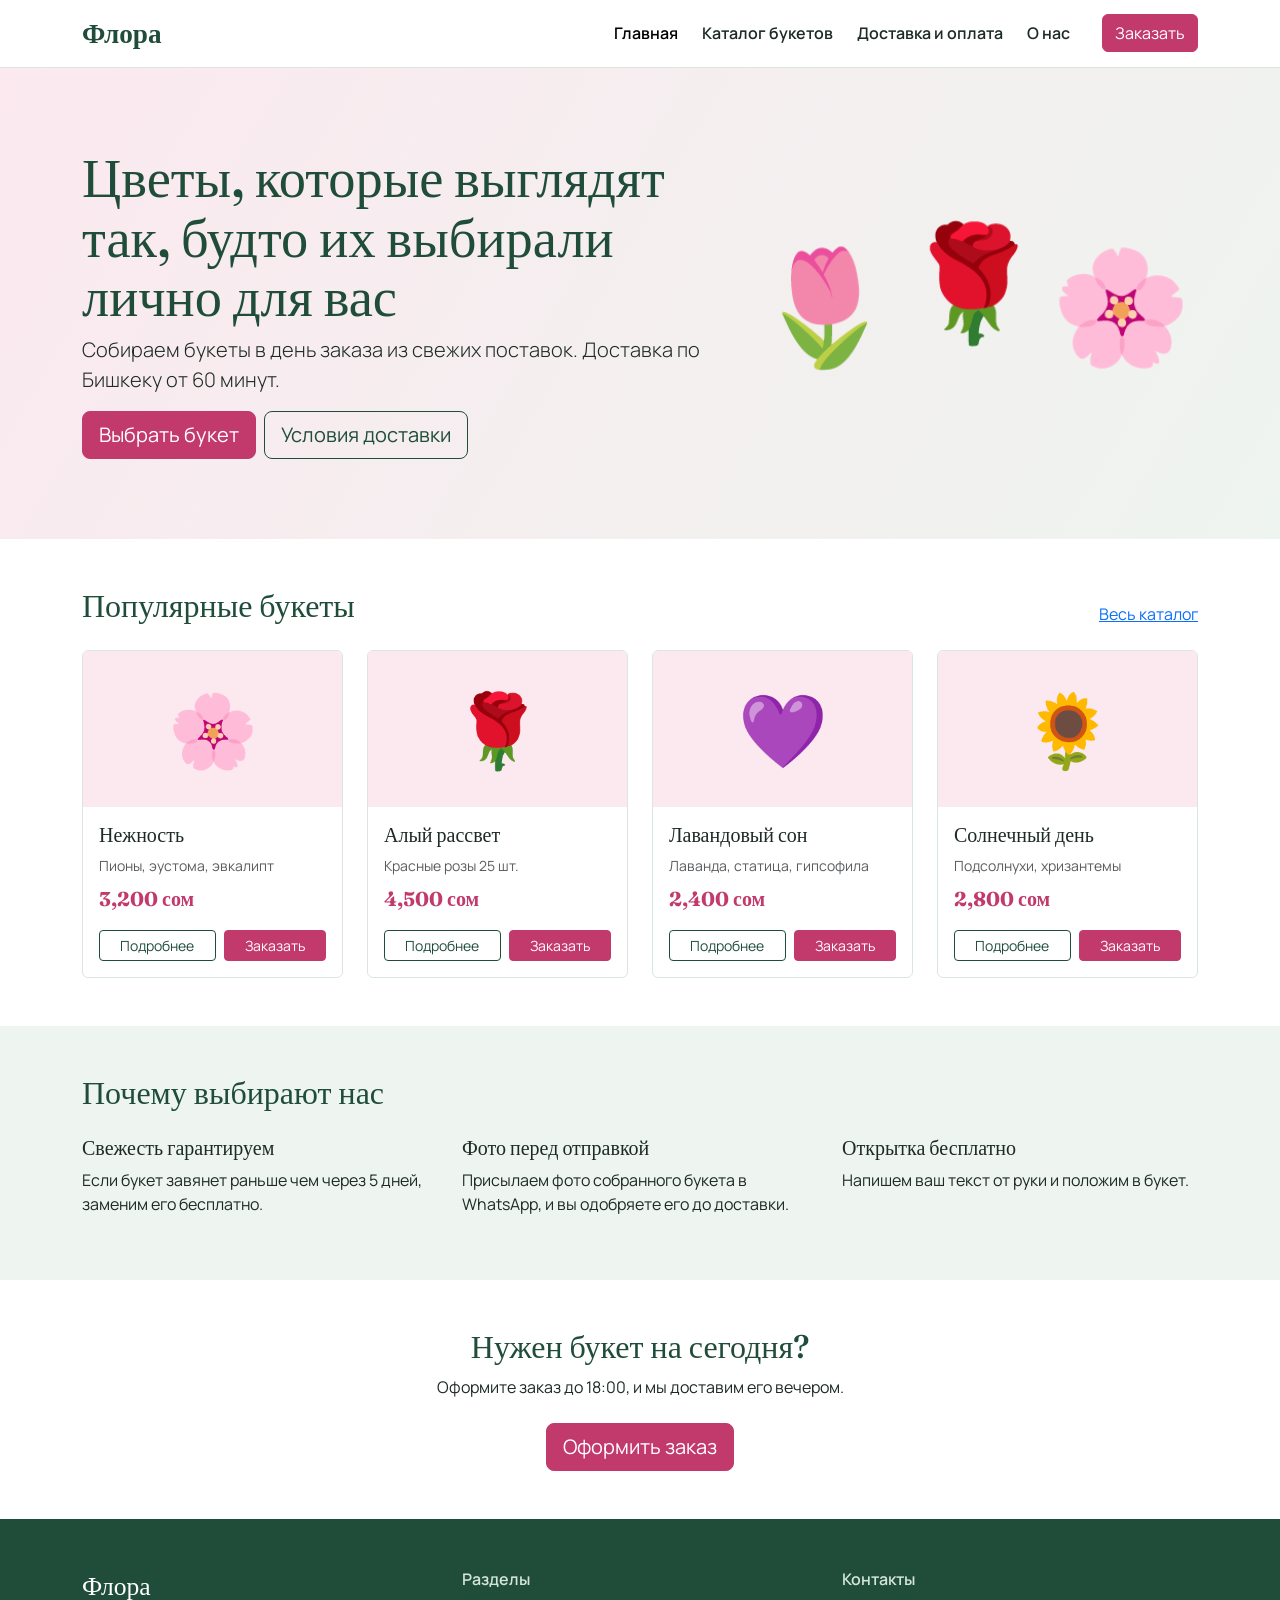
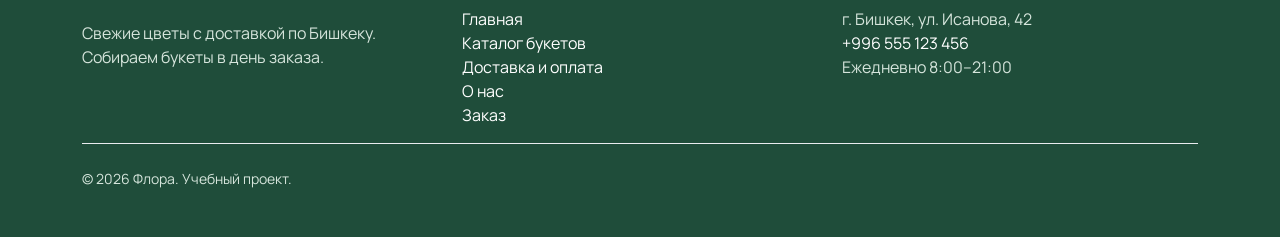
<file: flower-shop (1)/flowers/index.html>
<!DOCTYPE html>
<html lang="ru">
<head>
<meta charset="UTF-8">
<meta name="viewport" content="width=device-width, initial-scale=1">
<title>Главная — Флора, цветочный магазин</title>
<link href="https://cdn.jsdelivr.net/npm/bootstrap@5.3.3/dist/css/bootstrap.min.css" rel="stylesheet">
<link href="https://fonts.googleapis.com/css2?family=Fraunces:opsz,wght@9..144,500;9..144,700&family=Manrope:wght@400;600&display=swap" rel="stylesheet">
<link href="css/style.css" rel="stylesheet">
</head>
<body>
<header class="sticky-top">
<nav class="navbar navbar-expand-lg site-nav">
<div class="container">
<a class="navbar-brand" href="index.html">Флора</a>
<button class="navbar-toggler" type="button" data-bs-toggle="collapse" data-bs-target="#menu" aria-controls="menu" aria-expanded="false" aria-label="Открыть меню"><span class="navbar-toggler-icon"></span></button>
<div class="collapse navbar-collapse" id="menu">
<ul class="navbar-nav ms-auto align-items-lg-center gap-lg-2"><li class="nav-item"><a class="nav-link active" href="index.html" aria-current="page">Главная</a></li><li class="nav-item"><a class="nav-link" href="catalog.html">Каталог букетов</a></li><li class="nav-item"><a class="nav-link" href="delivery.html">Доставка и оплата</a></li><li class="nav-item"><a class="nav-link" href="about.html">О нас</a></li>
<li class="nav-item ms-lg-3"><a class="btn btn-flora" href="order.html">Заказать</a></li></ul>
</div></div></nav>
</header>
<main>
<section class="hero"><div class="container"><div class="row align-items-center g-4">
<div class="col-lg-7"><h1>Цветы, которые выглядят так, будто их выбирали лично для вас</h1>
<p class="lead">Собираем букеты в день заказа из свежих поставок. Доставка по Бишкеку от 60 минут.</p>
<div class="d-flex flex-wrap gap-2"><a class="btn btn-flora btn-lg" href="catalog.html">Выбрать букет</a><a class="btn btn-outline-flora btn-lg" href="delivery.html">Условия доставки</a></div></div>
<div class="col-lg-5"><div class="hero-art" aria-hidden="true"><span>🌷</span><span>🌹</span><span>🌸</span></div></div></div></div></section>
<section class="py-5"><div class="container"><div class="d-flex justify-content-between align-items-end mb-4"><h2 class="mb-0">Популярные букеты</h2><a href="catalog.html">Весь каталог</a></div>
<div class="row g-4"><div class="col-sm-6 col-lg-3 bq" data-cat="Авторские"><article class="card h-100 bouquet">
<div class="bq-art" aria-hidden="true">🌸</div>
<div class="card-body d-flex flex-column"><h3 class="h5">Нежность</h3><p class="small text-muted mb-2">Пионы, эустома, эвкалипт</p>
<p class="price mt-auto mb-3">3,200 сом</p>
<div class="d-flex gap-2"><button class="btn btn-outline-flora btn-sm flex-fill" data-bs-toggle="modal" data-bs-target="#bqModal" data-name="Нежность" data-emoji="🌸" data-desc="Нежные пионовидные розы и эустома в мягкой зелени. Подходит для дня рождения и свидания." data-price="3200">Подробнее</button>
<a class="btn btn-flora btn-sm flex-fill" href="order.html?bouquet=Нежность">Заказать</a></div></div></article></div><div class="col-sm-6 col-lg-3 bq" data-cat="Розы"><article class="card h-100 bouquet">
<div class="bq-art" aria-hidden="true">🌹</div>
<div class="card-body d-flex flex-column"><h3 class="h5">Алый рассвет</h3><p class="small text-muted mb-2">Красные розы 25 шт.</p>
<p class="price mt-auto mb-3">4,500 сом</p>
<div class="d-flex gap-2"><button class="btn btn-outline-flora btn-sm flex-fill" data-bs-toggle="modal" data-bs-target="#bqModal" data-name="Алый рассвет" data-emoji="🌹" data-desc="Классика: 25 красных роз сорта Фридом (60 см) в крафтовой упаковке." data-price="4500">Подробнее</button>
<a class="btn btn-flora btn-sm flex-fill" href="order.html?bouquet=Алый рассвет">Заказать</a></div></div></article></div><div class="col-sm-6 col-lg-3 bq" data-cat="Авторские"><article class="card h-100 bouquet">
<div class="bq-art" aria-hidden="true">💜</div>
<div class="card-body d-flex flex-column"><h3 class="h5">Лавандовый сон</h3><p class="small text-muted mb-2">Лаванда, статица, гипсофила</p>
<p class="price mt-auto mb-3">2,400 сом</p>
<div class="d-flex gap-2"><button class="btn btn-outline-flora btn-sm flex-fill" data-bs-toggle="modal" data-bs-target="#bqModal" data-name="Лавандовый сон" data-emoji="💜" data-desc="Ароматный букет в фиолетовой гамме. Долго стоит и сохраняется в сухом виде." data-price="2400">Подробнее</button>
<a class="btn btn-flora btn-sm flex-fill" href="order.html?bouquet=Лавандовый сон">Заказать</a></div></div></article></div><div class="col-sm-6 col-lg-3 bq" data-cat="Полевые"><article class="card h-100 bouquet">
<div class="bq-art" aria-hidden="true">🌻</div>
<div class="card-body d-flex flex-column"><h3 class="h5">Солнечный день</h3><p class="small text-muted mb-2">Подсолнухи, хризантемы</p>
<p class="price mt-auto mb-3">2,800 сом</p>
<div class="d-flex gap-2"><button class="btn btn-outline-flora btn-sm flex-fill" data-bs-toggle="modal" data-bs-target="#bqModal" data-name="Солнечный день" data-emoji="🌻" data-desc="Яркий летний букет, который поднимает настроение в любую погоду." data-price="2800">Подробнее</button>
<a class="btn btn-flora btn-sm flex-fill" href="order.html?bouquet=Солнечный день">Заказать</a></div></div></article></div></div></div></section>
<section class="py-5 band"><div class="container"><h2 class="mb-4">Почему выбирают нас</h2><div class="row g-4">
<div class="col-md-4"><h3 class="h5">Свежесть гарантируем</h3><p>Если букет завянет раньше чем через 5 дней, заменим его бесплатно.</p></div>
<div class="col-md-4"><h3 class="h5">Фото перед отправкой</h3><p>Присылаем фото собранного букета в WhatsApp, и вы одобряете его до доставки.</p></div>
<div class="col-md-4"><h3 class="h5">Открытка бесплатно</h3><p>Напишем ваш текст от руки и положим в букет.</p></div></div></div></section>
<section class="py-5 text-center"><div class="container"><h2>Нужен букет на сегодня?</h2><p class="mb-4">Оформите заказ до 18:00, и мы доставим его вечером.</p><a class="btn btn-flora btn-lg" href="order.html">Оформить заказ</a></div></section>
</main>
<footer class="site-footer">
<div class="container py-5"><div class="row g-4">
<div class="col-md-4"><p class="footer-brand">Флора</p><p>Свежие цветы с доставкой по Бишкеку. Собираем букеты в день заказа.</p></div>
<div class="col-6 col-md-4"><p class="fw-semibold">Разделы</p><ul class="list-unstyled"><li><a href="index.html">Главная</a></li><li><a href="catalog.html">Каталог букетов</a></li><li><a href="delivery.html">Доставка и оплата</a></li><li><a href="about.html">О нас</a></li><li><a href="order.html">Заказ</a></li></ul></div>
<div class="col-6 col-md-4"><p class="fw-semibold">Контакты</p><address class="mb-0">г. Бишкек, ул. Исанова, 42<br><a href="tel:+996555123456">+996 555 123 456</a><br>Ежедневно 8:00–21:00</address></div>
</div><p class="small mb-0 pt-4 border-top border-light-subtle">© 2026 Флора. Учебный проект.</p></div>
</footer>
<script src="https://cdn.jsdelivr.net/npm/bootstrap@5.3.3/dist/js/bootstrap.bundle.min.js"></script>

</body>
</html>
</file>
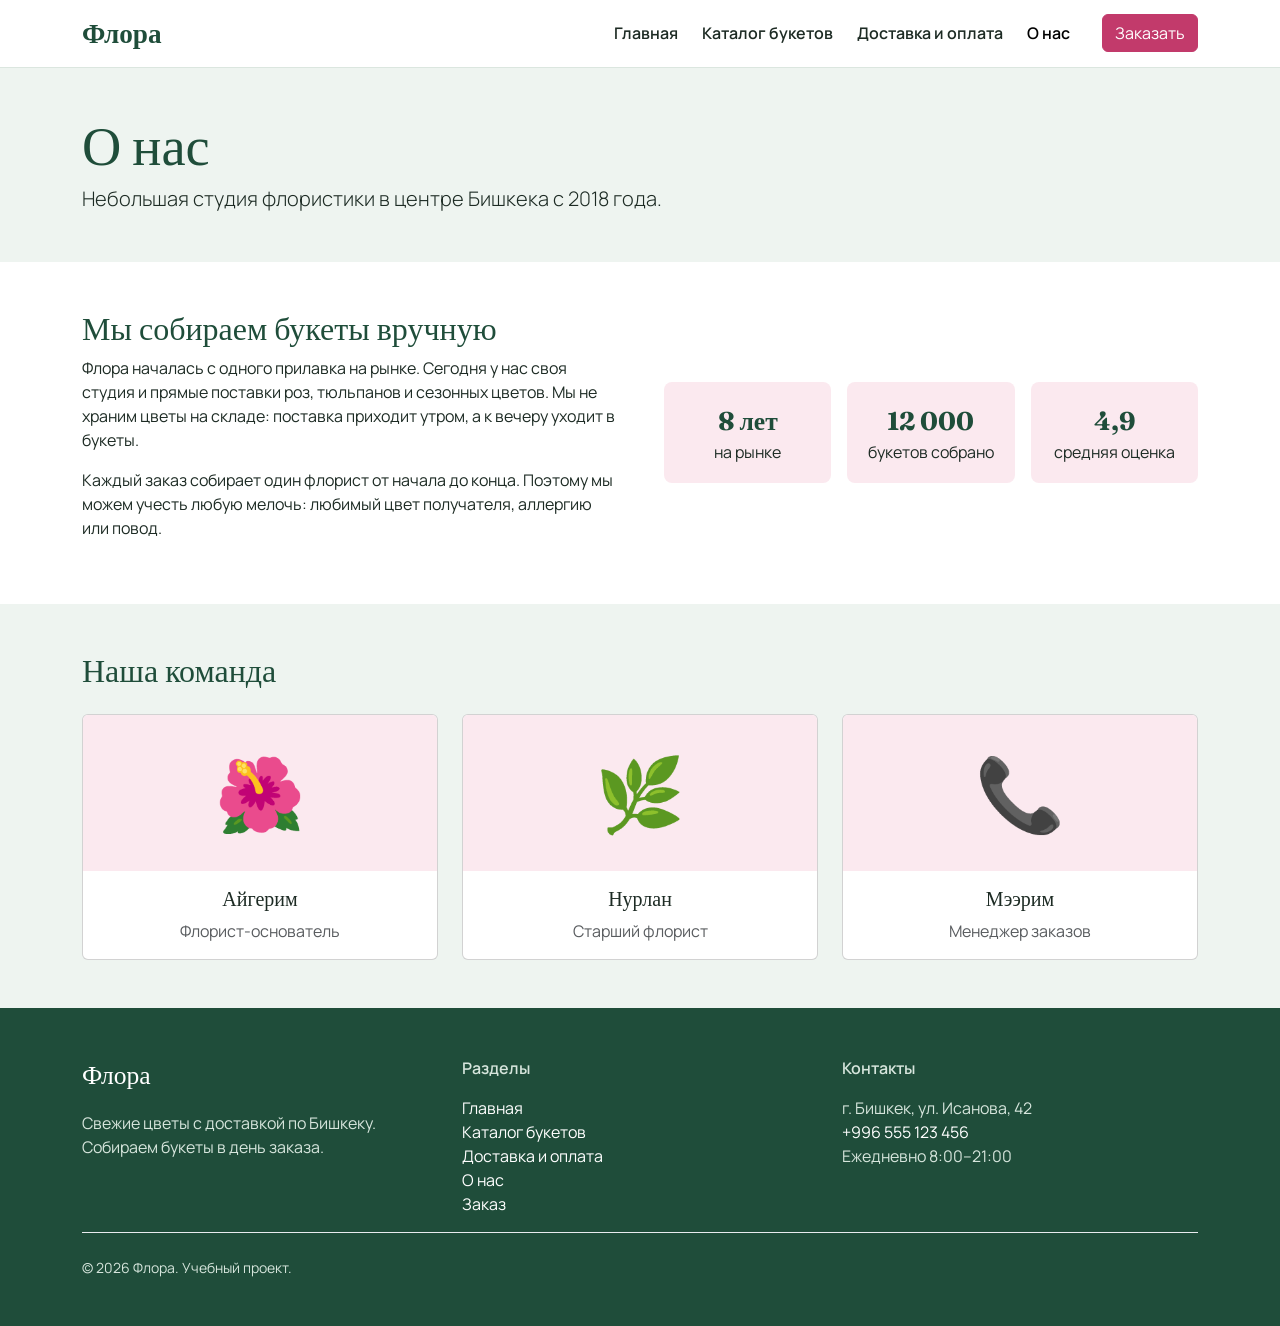
<file: flower-shop (1)/flowers/about.html>
<!DOCTYPE html>
<html lang="ru">
<head>
<meta charset="UTF-8">
<meta name="viewport" content="width=device-width, initial-scale=1">
<title>О нас — Флора, цветочный магазин</title>
<link href="https://cdn.jsdelivr.net/npm/bootstrap@5.3.3/dist/css/bootstrap.min.css" rel="stylesheet">
<link href="https://fonts.googleapis.com/css2?family=Fraunces:opsz,wght@9..144,500;9..144,700&family=Manrope:wght@400;600&display=swap" rel="stylesheet">
<link href="css/style.css" rel="stylesheet">
</head>
<body>
<header class="sticky-top">
<nav class="navbar navbar-expand-lg site-nav">
<div class="container">
<a class="navbar-brand" href="index.html">Флора</a>
<button class="navbar-toggler" type="button" data-bs-toggle="collapse" data-bs-target="#menu" aria-controls="menu" aria-expanded="false" aria-label="Открыть меню"><span class="navbar-toggler-icon"></span></button>
<div class="collapse navbar-collapse" id="menu">
<ul class="navbar-nav ms-auto align-items-lg-center gap-lg-2"><li class="nav-item"><a class="nav-link" href="index.html">Главная</a></li><li class="nav-item"><a class="nav-link" href="catalog.html">Каталог букетов</a></li><li class="nav-item"><a class="nav-link" href="delivery.html">Доставка и оплата</a></li><li class="nav-item"><a class="nav-link active" href="about.html" aria-current="page">О нас</a></li>
<li class="nav-item ms-lg-3"><a class="btn btn-flora" href="order.html">Заказать</a></li></ul>
</div></div></nav>
</header>
<main>
<section class="page-head"><div class="container"><h1>О нас</h1><p class="lead mb-0">Небольшая студия флористики в центре Бишкека с 2018 года.</p></div></section>
<section class="py-5"><div class="container"><div class="row g-5 align-items-center"><div class="col-lg-6"><h2>Мы собираем букеты вручную</h2>
<p>Флора началась с одного прилавка на рынке. Сегодня у нас своя студия и прямые поставки роз, тюльпанов и сезонных цветов. Мы не храним цветы на складе: поставка приходит утром, а к вечеру уходит в букеты.</p><p>Каждый заказ собирает один флорист от начала до конца. Поэтому мы можем учесть любую мелочь: любимый цвет получателя, аллергию или повод.</p></div>
<div class="col-lg-6"><div class="row g-3 text-center">
<div class="col-4"><div class="stat"><strong>8 лет</strong><span>на рынке</span></div></div>
<div class="col-4"><div class="stat"><strong>12 000</strong><span>букетов собрано</span></div></div>
<div class="col-4"><div class="stat"><strong>4,9</strong><span>средняя оценка</span></div></div></div></div></div></div></section>
<section class="py-5 band"><div class="container"><h2 class="mb-4">Наша команда</h2><div class="row g-4"><div class="col-md-4"><div class="card text-center h-100"><div class="bq-art" aria-hidden="true">🌺</div><div class="card-body"><h3 class="h5">Айгерим</h3><p class="mb-0 text-muted">Флорист-основатель</p></div></div></div><div class="col-md-4"><div class="card text-center h-100"><div class="bq-art" aria-hidden="true">🌿</div><div class="card-body"><h3 class="h5">Нурлан</h3><p class="mb-0 text-muted">Старший флорист</p></div></div></div><div class="col-md-4"><div class="card text-center h-100"><div class="bq-art" aria-hidden="true">📞</div><div class="card-body"><h3 class="h5">Мээрим</h3><p class="mb-0 text-muted">Менеджер заказов</p></div></div></div></div></div></section>
</main>
<footer class="site-footer">
<div class="container py-5"><div class="row g-4">
<div class="col-md-4"><p class="footer-brand">Флора</p><p>Свежие цветы с доставкой по Бишкеку. Собираем букеты в день заказа.</p></div>
<div class="col-6 col-md-4"><p class="fw-semibold">Разделы</p><ul class="list-unstyled"><li><a href="index.html">Главная</a></li><li><a href="catalog.html">Каталог букетов</a></li><li><a href="delivery.html">Доставка и оплата</a></li><li><a href="about.html">О нас</a></li><li><a href="order.html">Заказ</a></li></ul></div>
<div class="col-6 col-md-4"><p class="fw-semibold">Контакты</p><address class="mb-0">г. Бишкек, ул. Исанова, 42<br><a href="tel:+996555123456">+996 555 123 456</a><br>Ежедневно 8:00–21:00</address></div>
</div><p class="small mb-0 pt-4 border-top border-light-subtle">© 2026 Флора. Учебный проект.</p></div>
</footer>
<script src="https://cdn.jsdelivr.net/npm/bootstrap@5.3.3/dist/js/bootstrap.bundle.min.js"></script>

</body>
</html>
</file>
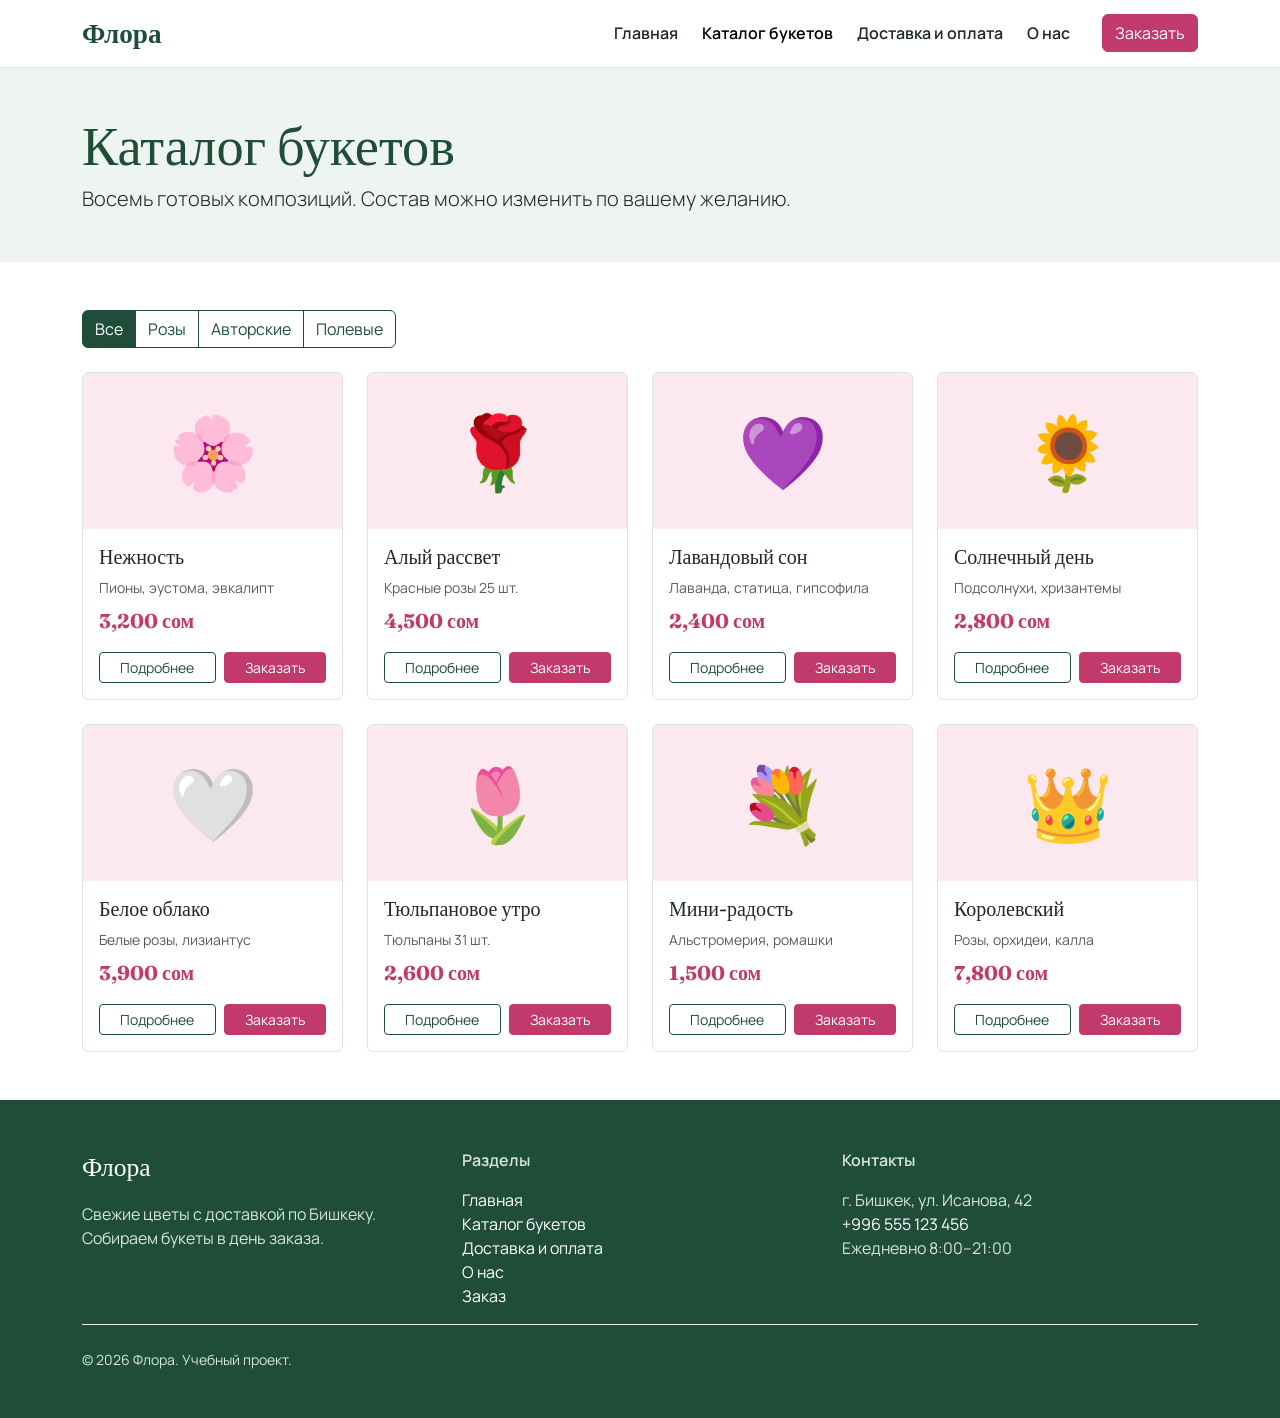
<file: flower-shop (1)/flowers/catalog.html>
<!DOCTYPE html>
<html lang="ru">
<head>
<meta charset="UTF-8">
<meta name="viewport" content="width=device-width, initial-scale=1">
<title>Каталог букетов — Флора, цветочный магазин</title>
<link href="https://cdn.jsdelivr.net/npm/bootstrap@5.3.3/dist/css/bootstrap.min.css" rel="stylesheet">
<link href="https://fonts.googleapis.com/css2?family=Fraunces:opsz,wght@9..144,500;9..144,700&family=Manrope:wght@400;600&display=swap" rel="stylesheet">
<link href="css/style.css" rel="stylesheet">
</head>
<body>
<header class="sticky-top">
<nav class="navbar navbar-expand-lg site-nav">
<div class="container">
<a class="navbar-brand" href="index.html">Флора</a>
<button class="navbar-toggler" type="button" data-bs-toggle="collapse" data-bs-target="#menu" aria-controls="menu" aria-expanded="false" aria-label="Открыть меню"><span class="navbar-toggler-icon"></span></button>
<div class="collapse navbar-collapse" id="menu">
<ul class="navbar-nav ms-auto align-items-lg-center gap-lg-2"><li class="nav-item"><a class="nav-link" href="index.html">Главная</a></li><li class="nav-item"><a class="nav-link active" href="catalog.html" aria-current="page">Каталог букетов</a></li><li class="nav-item"><a class="nav-link" href="delivery.html">Доставка и оплата</a></li><li class="nav-item"><a class="nav-link" href="about.html">О нас</a></li>
<li class="nav-item ms-lg-3"><a class="btn btn-flora" href="order.html">Заказать</a></li></ul>
</div></div></nav>
</header>
<main>
<section class="page-head"><div class="container"><h1>Каталог букетов</h1><p class="lead mb-0">Восемь готовых композиций. Состав можно изменить по вашему желанию.</p></div></section>
<section class="py-5"><div class="container"><div class="btn-group flex-wrap mb-4" role="group" aria-label="Категории"><button type="button" class="btn btn-outline-flora active" data-filter="Все">Все</button><button type="button" class="btn btn-outline-flora" data-filter="Розы">Розы</button><button type="button" class="btn btn-outline-flora" data-filter="Авторские">Авторские</button><button type="button" class="btn btn-outline-flora" data-filter="Полевые">Полевые</button></div>
<div class="row g-4" id="grid"><div class="col-sm-6 col-lg-3 bq" data-cat="Авторские"><article class="card h-100 bouquet">
<div class="bq-art" aria-hidden="true">🌸</div>
<div class="card-body d-flex flex-column"><h3 class="h5">Нежность</h3><p class="small text-muted mb-2">Пионы, эустома, эвкалипт</p>
<p class="price mt-auto mb-3">3,200 сом</p>
<div class="d-flex gap-2"><button class="btn btn-outline-flora btn-sm flex-fill" data-bs-toggle="modal" data-bs-target="#bqModal" data-name="Нежность" data-emoji="🌸" data-desc="Нежные пионовидные розы и эустома в мягкой зелени. Подходит для дня рождения и свидания." data-price="3200">Подробнее</button>
<a class="btn btn-flora btn-sm flex-fill" href="order.html?bouquet=Нежность">Заказать</a></div></div></article></div><div class="col-sm-6 col-lg-3 bq" data-cat="Розы"><article class="card h-100 bouquet">
<div class="bq-art" aria-hidden="true">🌹</div>
<div class="card-body d-flex flex-column"><h3 class="h5">Алый рассвет</h3><p class="small text-muted mb-2">Красные розы 25 шт.</p>
<p class="price mt-auto mb-3">4,500 сом</p>
<div class="d-flex gap-2"><button class="btn btn-outline-flora btn-sm flex-fill" data-bs-toggle="modal" data-bs-target="#bqModal" data-name="Алый рассвет" data-emoji="🌹" data-desc="Классика: 25 красных роз сорта Фридом (60 см) в крафтовой упаковке." data-price="4500">Подробнее</button>
<a class="btn btn-flora btn-sm flex-fill" href="order.html?bouquet=Алый рассвет">Заказать</a></div></div></article></div><div class="col-sm-6 col-lg-3 bq" data-cat="Авторские"><article class="card h-100 bouquet">
<div class="bq-art" aria-hidden="true">💜</div>
<div class="card-body d-flex flex-column"><h3 class="h5">Лавандовый сон</h3><p class="small text-muted mb-2">Лаванда, статица, гипсофила</p>
<p class="price mt-auto mb-3">2,400 сом</p>
<div class="d-flex gap-2"><button class="btn btn-outline-flora btn-sm flex-fill" data-bs-toggle="modal" data-bs-target="#bqModal" data-name="Лавандовый сон" data-emoji="💜" data-desc="Ароматный букет в фиолетовой гамме. Долго стоит и сохраняется в сухом виде." data-price="2400">Подробнее</button>
<a class="btn btn-flora btn-sm flex-fill" href="order.html?bouquet=Лавандовый сон">Заказать</a></div></div></article></div><div class="col-sm-6 col-lg-3 bq" data-cat="Полевые"><article class="card h-100 bouquet">
<div class="bq-art" aria-hidden="true">🌻</div>
<div class="card-body d-flex flex-column"><h3 class="h5">Солнечный день</h3><p class="small text-muted mb-2">Подсолнухи, хризантемы</p>
<p class="price mt-auto mb-3">2,800 сом</p>
<div class="d-flex gap-2"><button class="btn btn-outline-flora btn-sm flex-fill" data-bs-toggle="modal" data-bs-target="#bqModal" data-name="Солнечный день" data-emoji="🌻" data-desc="Яркий летний букет, который поднимает настроение в любую погоду." data-price="2800">Подробнее</button>
<a class="btn btn-flora btn-sm flex-fill" href="order.html?bouquet=Солнечный день">Заказать</a></div></div></article></div><div class="col-sm-6 col-lg-3 bq" data-cat="Розы"><article class="card h-100 bouquet">
<div class="bq-art" aria-hidden="true">🤍</div>
<div class="card-body d-flex flex-column"><h3 class="h5">Белое облако</h3><p class="small text-muted mb-2">Белые розы, лизиантус</p>
<p class="price mt-auto mb-3">3,900 сом</p>
<div class="d-flex gap-2"><button class="btn btn-outline-flora btn-sm flex-fill" data-bs-toggle="modal" data-bs-target="#bqModal" data-name="Белое облако" data-emoji="🤍" data-desc="Сдержанный букет для свадьбы или благодарности. Высота 50 см." data-price="3900">Подробнее</button>
<a class="btn btn-flora btn-sm flex-fill" href="order.html?bouquet=Белое облако">Заказать</a></div></div></article></div><div class="col-sm-6 col-lg-3 bq" data-cat="Полевые"><article class="card h-100 bouquet">
<div class="bq-art" aria-hidden="true">🌷</div>
<div class="card-body d-flex flex-column"><h3 class="h5">Тюльпановое утро</h3><p class="small text-muted mb-2">Тюльпаны 31 шт.</p>
<p class="price mt-auto mb-3">2,600 сом</p>
<div class="d-flex gap-2"><button class="btn btn-outline-flora btn-sm flex-fill" data-bs-toggle="modal" data-bs-target="#bqModal" data-name="Тюльпановое утро" data-emoji="🌷" data-desc="31 тюльпан в нежных оттенках. Весенний сезон — с февраля по май." data-price="2600">Подробнее</button>
<a class="btn btn-flora btn-sm flex-fill" href="order.html?bouquet=Тюльпановое утро">Заказать</a></div></div></article></div><div class="col-sm-6 col-lg-3 bq" data-cat="Полевые"><article class="card h-100 bouquet">
<div class="bq-art" aria-hidden="true">💐</div>
<div class="card-body d-flex flex-column"><h3 class="h5">Мини-радость</h3><p class="small text-muted mb-2">Альстромерия, ромашки</p>
<p class="price mt-auto mb-3">1,500 сом</p>
<div class="d-flex gap-2"><button class="btn btn-outline-flora btn-sm flex-fill" data-bs-toggle="modal" data-bs-target="#bqModal" data-name="Мини-радость" data-emoji="💐" data-desc="Небольшой букет «просто так». Помещается в руке и на рабочем столе." data-price="1500">Подробнее</button>
<a class="btn btn-flora btn-sm flex-fill" href="order.html?bouquet=Мини-радость">Заказать</a></div></div></article></div><div class="col-sm-6 col-lg-3 bq" data-cat="Авторские"><article class="card h-100 bouquet">
<div class="bq-art" aria-hidden="true">👑</div>
<div class="card-body d-flex flex-column"><h3 class="h5">Королевский</h3><p class="small text-muted mb-2">Розы, орхидеи, калла</p>
<p class="price mt-auto mb-3">7,800 сом</p>
<div class="d-flex gap-2"><button class="btn btn-outline-flora btn-sm flex-fill" data-bs-toggle="modal" data-bs-target="#bqModal" data-name="Королевский" data-emoji="👑" data-desc="Премиальная композиция с орхидеями. Для юбилеев и важных событий." data-price="7800">Подробнее</button>
<a class="btn btn-flora btn-sm flex-fill" href="order.html?bouquet=Королевский">Заказать</a></div></div></article></div></div></div></section>
<div class="modal fade" id="bqModal" tabindex="-1" aria-labelledby="mName" aria-hidden="true"><div class="modal-dialog modal-dialog-centered"><div class="modal-content">
<div class="modal-header"><h2 class="modal-title h4" id="mName"></h2><button type="button" class="btn-close" data-bs-dismiss="modal" aria-label="Закрыть"></button></div>
<div class="modal-body"><div class="bq-art rounded mb-3" id="mEmoji" aria-hidden="true"></div><p id="mDesc"></p><p class="price mb-0" id="mPrice"></p></div>
<div class="modal-footer"><button class="btn btn-outline-flora" data-bs-dismiss="modal">Закрыть</button><a class="btn btn-flora" id="mOrder" href="order.html">Заказать этот букет</a></div></div></div></div>
</main>
<footer class="site-footer">
<div class="container py-5"><div class="row g-4">
<div class="col-md-4"><p class="footer-brand">Флора</p><p>Свежие цветы с доставкой по Бишкеку. Собираем букеты в день заказа.</p></div>
<div class="col-6 col-md-4"><p class="fw-semibold">Разделы</p><ul class="list-unstyled"><li><a href="index.html">Главная</a></li><li><a href="catalog.html">Каталог букетов</a></li><li><a href="delivery.html">Доставка и оплата</a></li><li><a href="about.html">О нас</a></li><li><a href="order.html">Заказ</a></li></ul></div>
<div class="col-6 col-md-4"><p class="fw-semibold">Контакты</p><address class="mb-0">г. Бишкек, ул. Исанова, 42<br><a href="tel:+996555123456">+996 555 123 456</a><br>Ежедневно 8:00–21:00</address></div>
</div><p class="small mb-0 pt-4 border-top border-light-subtle">© 2026 Флора. Учебный проект.</p></div>
</footer>
<script src="https://cdn.jsdelivr.net/npm/bootstrap@5.3.3/dist/js/bootstrap.bundle.min.js"></script>
<script src="js/main.js"></script>
</body>
</html>
</file>
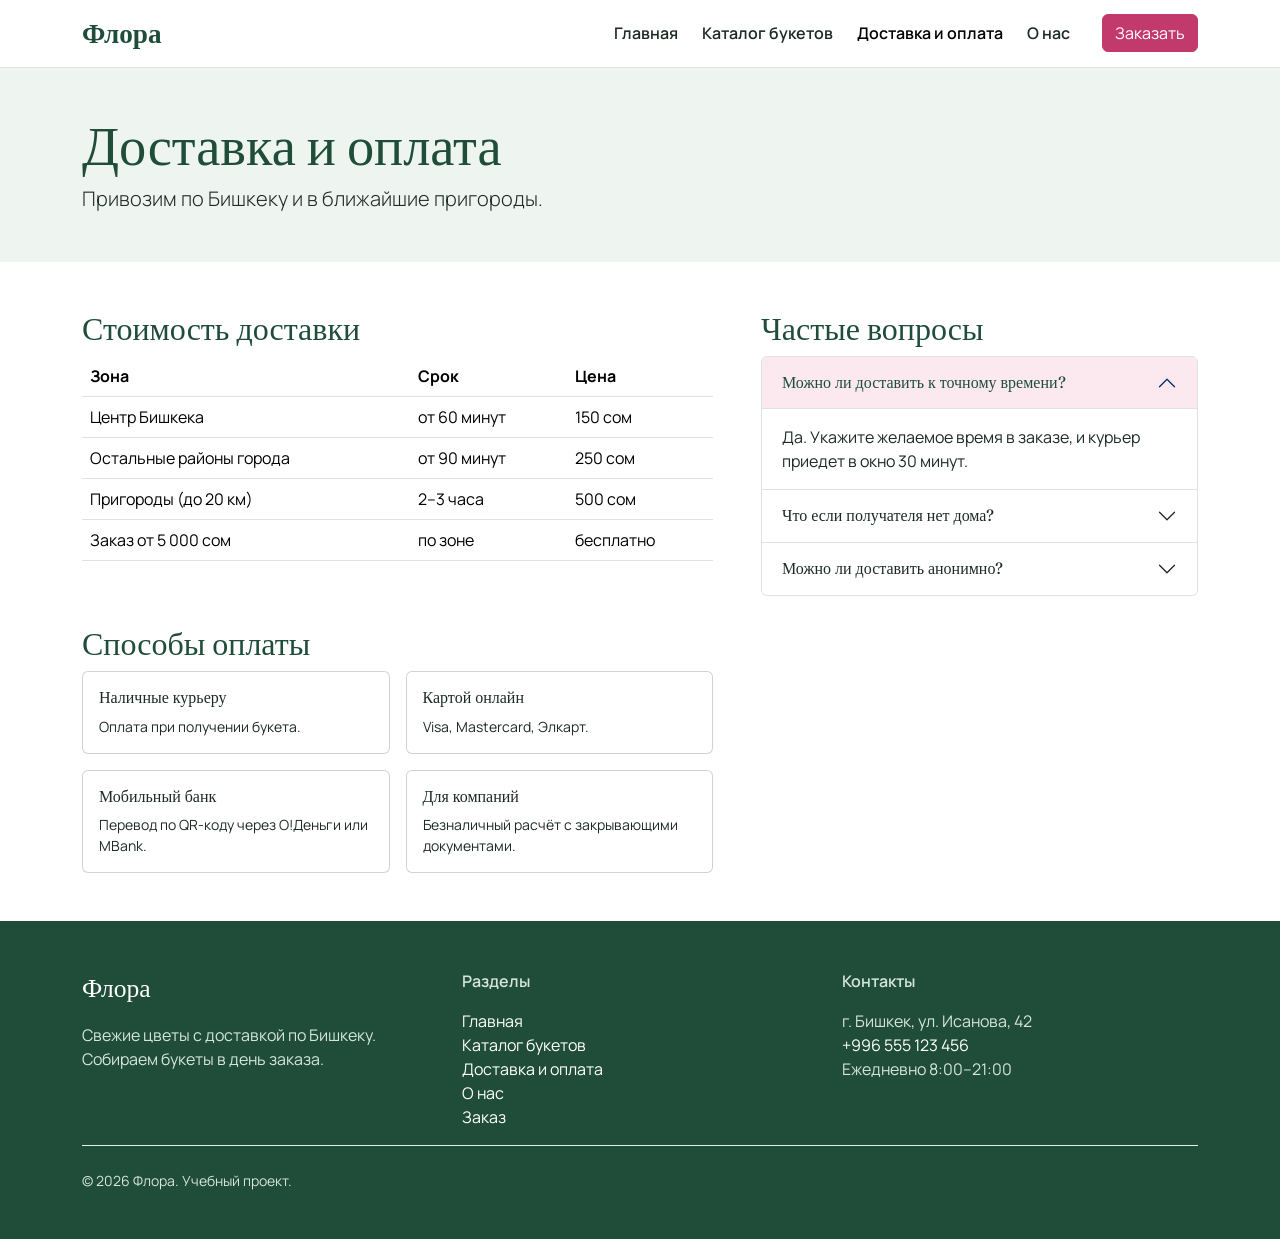
<file: flower-shop (1)/flowers/delivery.html>
<!DOCTYPE html>
<html lang="ru">
<head>
<meta charset="UTF-8">
<meta name="viewport" content="width=device-width, initial-scale=1">
<title>Доставка и оплата — Флора, цветочный магазин</title>
<link href="https://cdn.jsdelivr.net/npm/bootstrap@5.3.3/dist/css/bootstrap.min.css" rel="stylesheet">
<link href="https://fonts.googleapis.com/css2?family=Fraunces:opsz,wght@9..144,500;9..144,700&family=Manrope:wght@400;600&display=swap" rel="stylesheet">
<link href="css/style.css" rel="stylesheet">
</head>
<body>
<header class="sticky-top">
<nav class="navbar navbar-expand-lg site-nav">
<div class="container">
<a class="navbar-brand" href="index.html">Флора</a>
<button class="navbar-toggler" type="button" data-bs-toggle="collapse" data-bs-target="#menu" aria-controls="menu" aria-expanded="false" aria-label="Открыть меню"><span class="navbar-toggler-icon"></span></button>
<div class="collapse navbar-collapse" id="menu">
<ul class="navbar-nav ms-auto align-items-lg-center gap-lg-2"><li class="nav-item"><a class="nav-link" href="index.html">Главная</a></li><li class="nav-item"><a class="nav-link" href="catalog.html">Каталог букетов</a></li><li class="nav-item"><a class="nav-link active" href="delivery.html" aria-current="page">Доставка и оплата</a></li><li class="nav-item"><a class="nav-link" href="about.html">О нас</a></li>
<li class="nav-item ms-lg-3"><a class="btn btn-flora" href="order.html">Заказать</a></li></ul>
</div></div></nav>
</header>
<main>
<section class="page-head"><div class="container"><h1>Доставка и оплата</h1><p class="lead mb-0">Привозим по Бишкеку и в ближайшие пригороды.</p></div></section>
<section class="py-5"><div class="container"><div class="row g-5"><div class="col-lg-7"><h2>Стоимость доставки</h2>
<div class="table-responsive"><table class="table align-middle"><thead><tr><th scope="col">Зона</th><th scope="col">Срок</th><th scope="col">Цена</th></tr></thead><tbody>
<tr><td>Центр Бишкека</td><td>от 60 минут</td><td>150 сом</td></tr>
<tr><td>Остальные районы города</td><td>от 90 минут</td><td>250 сом</td></tr>
<tr><td>Пригороды (до 20 км)</td><td>2–3 часа</td><td>500 сом</td></tr>
<tr><td>Заказ от 5 000 сом</td><td>по зоне</td><td>бесплатно</td></tr></tbody></table></div>
<h2 class="mt-5">Способы оплаты</h2><div class="row g-3">
<div class="col-sm-6"><div class="card h-100"><div class="card-body"><h3 class="h6">Наличные курьеру</h3><p class="small mb-0">Оплата при получении букета.</p></div></div></div>
<div class="col-sm-6"><div class="card h-100"><div class="card-body"><h3 class="h6">Картой онлайн</h3><p class="small mb-0">Visa, Mastercard, Элкарт.</p></div></div></div>
<div class="col-sm-6"><div class="card h-100"><div class="card-body"><h3 class="h6">Мобильный банк</h3><p class="small mb-0">Перевод по QR-коду через O!Деньги или MBank.</p></div></div></div>
<div class="col-sm-6"><div class="card h-100"><div class="card-body"><h3 class="h6">Для компаний</h3><p class="small mb-0">Безналичный расчёт с закрывающими документами.</p></div></div></div></div></div>
<div class="col-lg-5"><h2>Частые вопросы</h2><div class="accordion" id="faq">
<div class="accordion-item"><h3 class="accordion-header"><button class="accordion-button" type="button" data-bs-toggle="collapse" data-bs-target="#q1" aria-expanded="true" aria-controls="q1">Можно ли доставить к точному времени?</button></h3><div id="q1" class="accordion-collapse collapse show" data-bs-parent="#faq"><div class="accordion-body">Да. Укажите желаемое время в заказе, и курьер приедет в окно 30 минут.</div></div></div>
<div class="accordion-item"><h3 class="accordion-header"><button class="accordion-button collapsed" type="button" data-bs-toggle="collapse" data-bs-target="#q2" aria-expanded="false" aria-controls="q2">Что если получателя нет дома?</button></h3><div id="q2" class="accordion-collapse collapse" data-bs-parent="#faq"><div class="accordion-body">Курьер позвонит вам и получателю. Букет можно оставить соседям или перенести на другое время.</div></div></div>
<div class="accordion-item"><h3 class="accordion-header"><button class="accordion-button collapsed" type="button" data-bs-toggle="collapse" data-bs-target="#q3" aria-expanded="false" aria-controls="q3">Можно ли доставить анонимно?</button></h3><div id="q3" class="accordion-collapse collapse" data-bs-parent="#faq"><div class="accordion-body">Да. Отметьте это в заказе, и мы не назовём получателю ваше имя.</div></div></div>
</div></div></div></div></section>
</main>
<footer class="site-footer">
<div class="container py-5"><div class="row g-4">
<div class="col-md-4"><p class="footer-brand">Флора</p><p>Свежие цветы с доставкой по Бишкеку. Собираем букеты в день заказа.</p></div>
<div class="col-6 col-md-4"><p class="fw-semibold">Разделы</p><ul class="list-unstyled"><li><a href="index.html">Главная</a></li><li><a href="catalog.html">Каталог букетов</a></li><li><a href="delivery.html">Доставка и оплата</a></li><li><a href="about.html">О нас</a></li><li><a href="order.html">Заказ</a></li></ul></div>
<div class="col-6 col-md-4"><p class="fw-semibold">Контакты</p><address class="mb-0">г. Бишкек, ул. Исанова, 42<br><a href="tel:+996555123456">+996 555 123 456</a><br>Ежедневно 8:00–21:00</address></div>
</div><p class="small mb-0 pt-4 border-top border-light-subtle">© 2026 Флора. Учебный проект.</p></div>
</footer>
<script src="https://cdn.jsdelivr.net/npm/bootstrap@5.3.3/dist/js/bootstrap.bundle.min.js"></script>

</body>
</html>
</file>
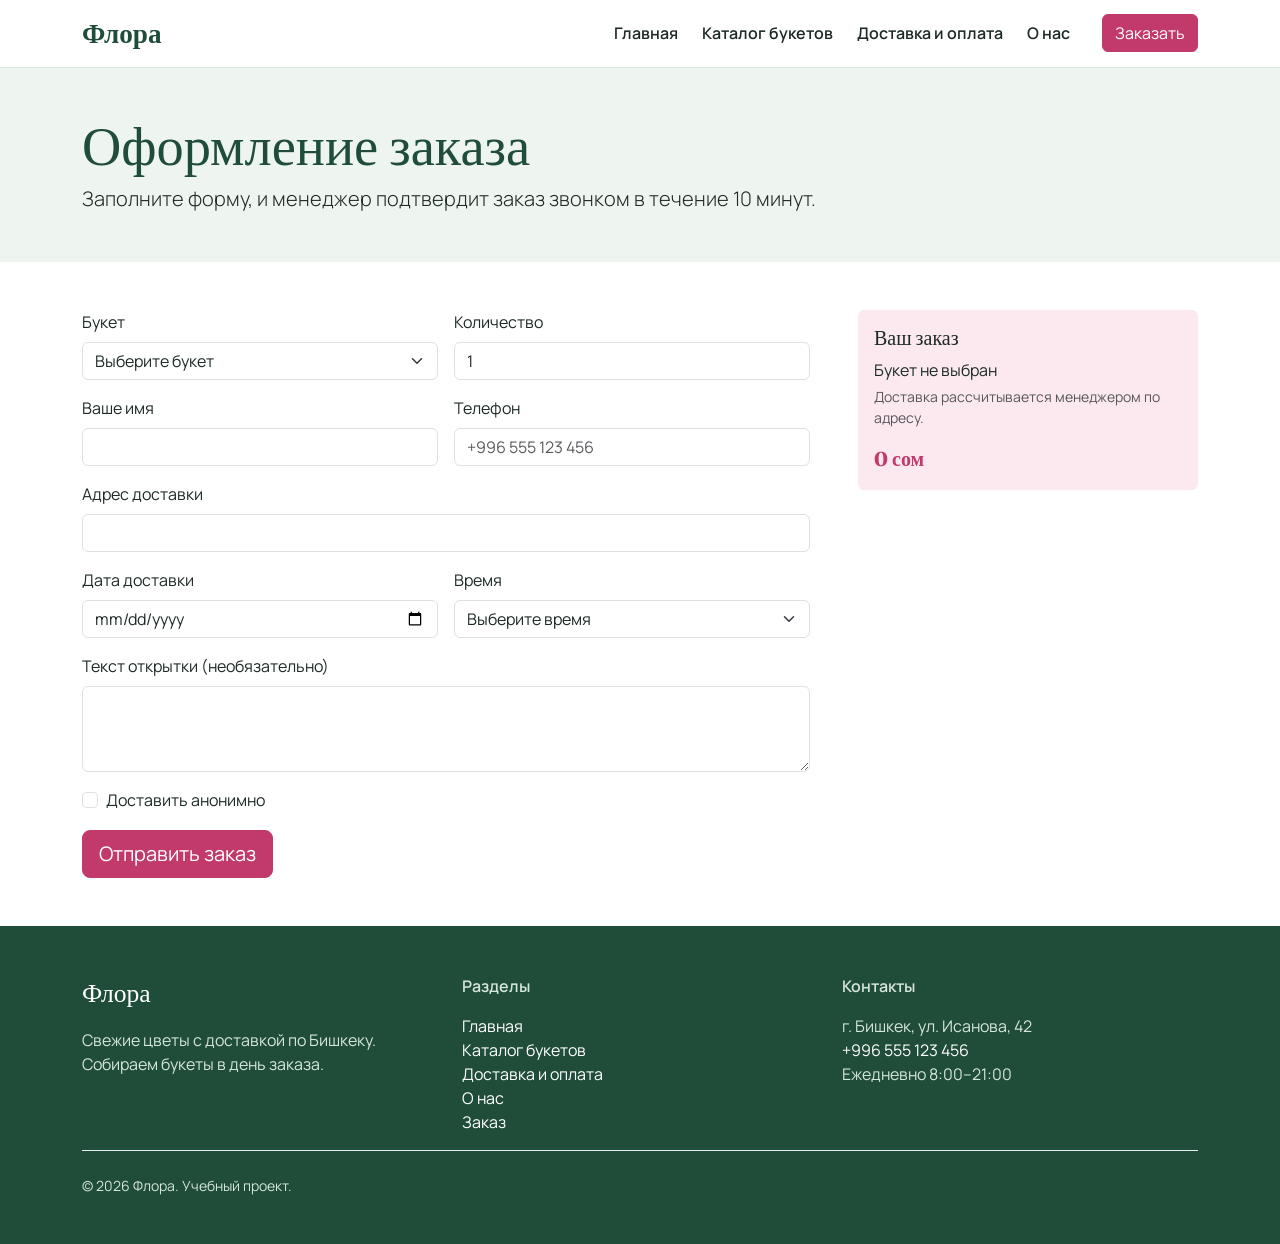
<file: flower-shop (1)/flowers/order.html>
<!DOCTYPE html>
<html lang="ru">
<head>
<meta charset="UTF-8">
<meta name="viewport" content="width=device-width, initial-scale=1">
<title>Заказ — Флора, цветочный магазин</title>
<link href="https://cdn.jsdelivr.net/npm/bootstrap@5.3.3/dist/css/bootstrap.min.css" rel="stylesheet">
<link href="https://fonts.googleapis.com/css2?family=Fraunces:opsz,wght@9..144,500;9..144,700&family=Manrope:wght@400;600&display=swap" rel="stylesheet">
<link href="css/style.css" rel="stylesheet">
</head>
<body>
<header class="sticky-top">
<nav class="navbar navbar-expand-lg site-nav">
<div class="container">
<a class="navbar-brand" href="index.html">Флора</a>
<button class="navbar-toggler" type="button" data-bs-toggle="collapse" data-bs-target="#menu" aria-controls="menu" aria-expanded="false" aria-label="Открыть меню"><span class="navbar-toggler-icon"></span></button>
<div class="collapse navbar-collapse" id="menu">
<ul class="navbar-nav ms-auto align-items-lg-center gap-lg-2"><li class="nav-item"><a class="nav-link" href="index.html">Главная</a></li><li class="nav-item"><a class="nav-link" href="catalog.html">Каталог букетов</a></li><li class="nav-item"><a class="nav-link" href="delivery.html">Доставка и оплата</a></li><li class="nav-item"><a class="nav-link" href="about.html">О нас</a></li>
<li class="nav-item ms-lg-3"><a class="btn btn-flora" href="order.html">Заказать</a></li></ul>
</div></div></nav>
</header>
<main>
<section class="page-head"><div class="container"><h1>Оформление заказа</h1><p class="lead mb-0">Заполните форму, и менеджер подтвердит заказ звонком в течение 10 минут.</p></div></section>
<section class="py-5"><div class="container"><div class="row g-5"><div class="col-lg-8">
<form id="orderForm" class="needs-validation" novalidate>
<div class="row g-3">
<div class="col-md-6"><label for="bq" class="form-label">Букет</label><select id="bq" class="form-select" required><option value="" selected disabled>Выберите букет</option><option value="Нежность" data-price="3200">Нежность — 3200 сом</option><option value="Алый рассвет" data-price="4500">Алый рассвет — 4500 сом</option><option value="Лавандовый сон" data-price="2400">Лавандовый сон — 2400 сом</option><option value="Солнечный день" data-price="2800">Солнечный день — 2800 сом</option><option value="Белое облако" data-price="3900">Белое облако — 3900 сом</option><option value="Тюльпановое утро" data-price="2600">Тюльпановое утро — 2600 сом</option><option value="Мини-радость" data-price="1500">Мини-радость — 1500 сом</option><option value="Королевский" data-price="7800">Королевский — 7800 сом</option></select><div class="invalid-feedback">Выберите букет.</div></div>
<div class="col-md-6"><label for="qty" class="form-label">Количество</label><input type="number" id="qty" class="form-control" min="1" max="10" value="1" required><div class="invalid-feedback">От 1 до 10.</div></div>
<div class="col-md-6"><label for="name" class="form-label">Ваше имя</label><input type="text" id="name" class="form-control" required minlength="2"><div class="invalid-feedback">Введите имя.</div></div>
<div class="col-md-6"><label for="phone" class="form-label">Телефон</label><input type="tel" id="phone" class="form-control" placeholder="+996 555 123 456" required pattern="\+?[0-9 ()\-]{9,}"><div class="invalid-feedback">Введите номер телефона.</div></div>
<div class="col-12"><label for="addr" class="form-label">Адрес доставки</label><input type="text" id="addr" class="form-control" required><div class="invalid-feedback">Укажите адрес.</div></div>
<div class="col-md-6"><label for="date" class="form-label">Дата доставки</label><input type="date" id="date" class="form-control" required><div class="invalid-feedback">Выберите дату.</div></div>
<div class="col-md-6"><label for="time" class="form-label">Время</label><select id="time" class="form-select" required><option value="">Выберите время</option><option>10:00–12:00</option><option>12:00–15:00</option><option>15:00–18:00</option><option>18:00–21:00</option></select><div class="invalid-feedback">Выберите время.</div></div>
<div class="col-12"><label for="note" class="form-label">Текст открытки (необязательно)</label><textarea id="note" class="form-control" rows="3"></textarea></div>
<div class="col-12"><div class="form-check"><input class="form-check-input" type="checkbox" id="anon"><label class="form-check-label" for="anon">Доставить анонимно</label></div></div>
<div class="col-12"><button class="btn btn-flora btn-lg" type="submit">Отправить заказ</button></div></div></form></div>
<aside class="col-lg-4"><div class="card summary"><div class="card-body"><h2 class="h5">Ваш заказ</h2><p class="mb-1" id="sBq">Букет не выбран</p><p class="small text-muted">Доставка рассчитывается менеджером по адресу.</p><p class="price mb-0" id="sSum">0 сом</p></div></div></aside></div></div></section>
<div class="modal fade" id="doneModal" tabindex="-1" aria-labelledby="dTitle" aria-hidden="true"><div class="modal-dialog modal-dialog-centered"><div class="modal-content text-center p-3">
<div class="modal-body"><div class="display-3" aria-hidden="true">💐</div><h2 class="h4" id="dTitle">Заказ принят</h2><p id="dText"></p><a href="index.html" class="btn btn-flora">На главную</a></div></div></div></div>
</main>
<footer class="site-footer">
<div class="container py-5"><div class="row g-4">
<div class="col-md-4"><p class="footer-brand">Флора</p><p>Свежие цветы с доставкой по Бишкеку. Собираем букеты в день заказа.</p></div>
<div class="col-6 col-md-4"><p class="fw-semibold">Разделы</p><ul class="list-unstyled"><li><a href="index.html">Главная</a></li><li><a href="catalog.html">Каталог букетов</a></li><li><a href="delivery.html">Доставка и оплата</a></li><li><a href="about.html">О нас</a></li><li><a href="order.html">Заказ</a></li></ul></div>
<div class="col-6 col-md-4"><p class="fw-semibold">Контакты</p><address class="mb-0">г. Бишкек, ул. Исанова, 42<br><a href="tel:+996555123456">+996 555 123 456</a><br>Ежедневно 8:00–21:00</address></div>
</div><p class="small mb-0 pt-4 border-top border-light-subtle">© 2026 Флора. Учебный проект.</p></div>
</footer>
<script src="https://cdn.jsdelivr.net/npm/bootstrap@5.3.3/dist/js/bootstrap.bundle.min.js"></script>
<script src="js/main.js"></script>
</body>
</html>
</file>
<file: flower-shop (1)/flowers/css/style.css>
/* Флора — кастомные стили поверх Bootstrap */
:root{--ink:#1d2b24;--leaf:#1f4d3a;--rose:#c23a6b;--rose-dk:#9e2a55;--mist:#eef4f0;--blush:#fbe9ef;--bs-body-font-family:'Manrope',system-ui,sans-serif;--bs-body-color:var(--ink)}
body{background:#fff}
h1,h2,h3,h4,h5,.navbar-brand,.footer-brand,.price{font-family:'Fraunces',Georgia,serif;color:var(--leaf)}
h1{font-size:clamp(2rem,5vw,3.4rem);line-height:1.1}
.site-nav{background:#fff;border-bottom:1px solid #dbe6df}
.navbar-brand{font-size:1.7rem;font-weight:700}
.nav-link{color:var(--ink);font-weight:600}
.nav-link:hover,.nav-link.active{color:var(--rose)}
.btn-flora{background:var(--rose);border-color:var(--rose);color:#fff}
.btn-flora:hover,.btn-flora:focus{background:var(--rose-dk);border-color:var(--rose-dk);color:#fff}
.btn-outline-flora{border-color:var(--leaf);color:var(--leaf)}
.btn-outline-flora:hover,.btn-outline-flora.active{background:var(--leaf);color:#fff;border-color:var(--leaf)}
:focus-visible{outline:3px solid var(--rose);outline-offset:2px}
.hero{background:linear-gradient(120deg,var(--blush),var(--mist));padding:5rem 0}
.hero-art{display:flex;justify-content:center;gap:.5rem;font-size:clamp(4rem,12vw,7rem)}
.hero-art span:nth-child(2){transform:translateY(-1.5rem)}
.page-head{background:var(--mist);padding:3rem 0}
.band{background:var(--mist)}
.bouquet{border:1px solid #dbe6df;transition:box-shadow .2s}
.bouquet:hover{box-shadow:0 .5rem 1.2rem rgba(31,77,58,.15)}
.bq-art{background:var(--blush);font-size:4.5rem;text-align:center;padding:1.5rem 0;border-radius:var(--bs-card-inner-border-radius) var(--bs-card-inner-border-radius) 0 0}
.bq-art.rounded{border-radius:.5rem!important}
.price{font-size:1.25rem;font-weight:700;color:var(--rose)}
.stat{background:var(--blush);border-radius:.5rem;padding:1.2rem .5rem}
.stat strong{display:block;font-family:'Fraunces',serif;font-size:1.6rem;color:var(--leaf)}
.summary{position:sticky;top:6rem;background:var(--blush);border:0}
.accordion-button:not(.collapsed){background:var(--blush);color:var(--leaf)}
.site-footer{background:var(--leaf);color:#d6e5dc}
.site-footer a{color:#fff;text-decoration:none}.site-footer a:hover{text-decoration:underline}
.footer-brand{font-size:1.6rem;color:#fff}
@media(max-width:575.98px){.hero{padding:3rem 0}.summary{position:static}}
</file>
